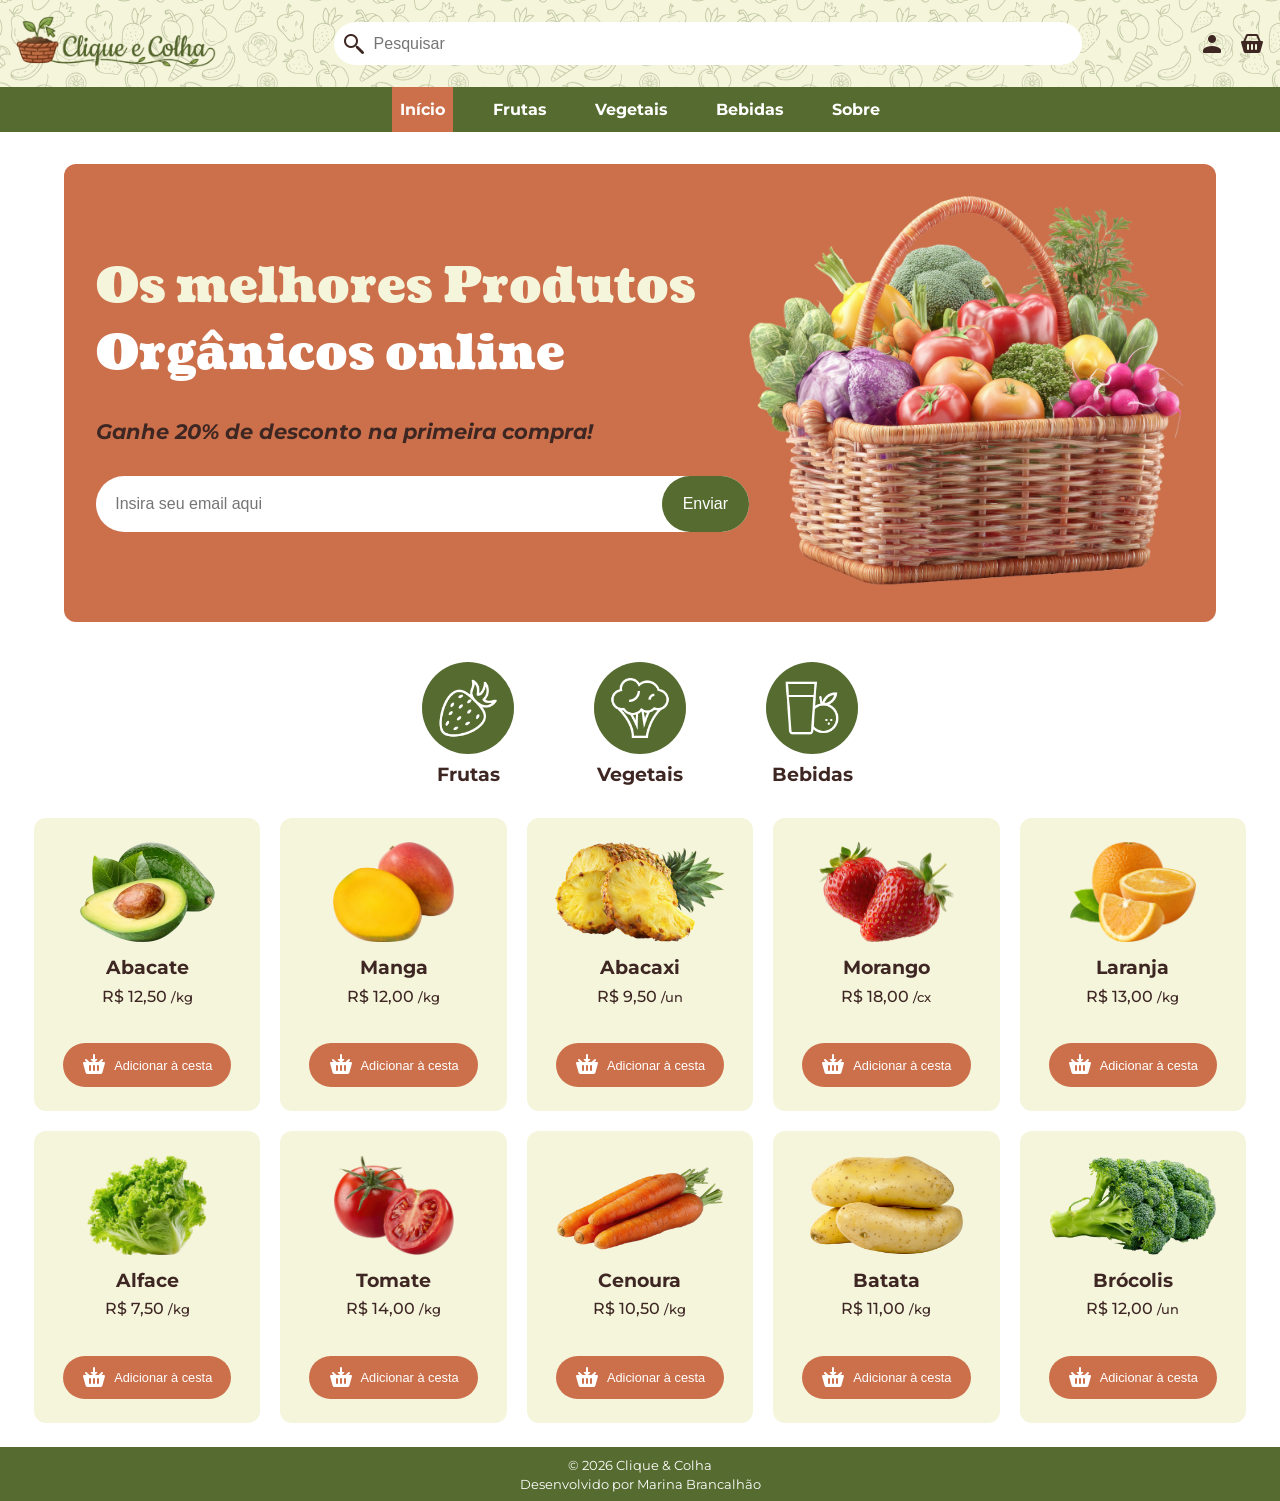
<file: index.html>
<!doctype html>
<html lang="pt-br">
  <head>
    <meta charset="UTF-8" />
    <meta name="viewport" content="width=device-width, initial-scale=1.0" />
    <link rel="stylesheet" href="./styles/estilizacao-padrao.css" />
    <link rel="stylesheet" href="./styles/index.css" />
    <link rel="stylesheet" href="./styles/produtos.css" />
    <title>Clique & Colha</title>
  </head>

  <body>
    <header class="header">
      <!-- menu logo e ícones -->
      <nav class="header__nav">
        <section class="header__top">
          <a href="./index.html"
            ><img
              class="header__logo"
              src="./images/logotipo.png"
              alt="Logotipo da marca Clique & Colha"
              width="200"
            />
          </a>
          <div class="header__search">
            <img src="./images/icons8-search-24.png" alt="" aria-hidden="true"
            />
            <label for="search" class="sr-only">Pesquisar produtos</label>
            <input id="search" type="text" placeholder="Pesquisar" />
          </div>

            <ul class="header__icons-list">
              <li class="header__icons-item">
                <a href="./login.html">
                  <img
                    src="./images/icons8-user-24.png"
                    title="Minha conta"
                    alt="Minha conta"
                  />
                </a>
              </li>
              <li class="header__icons-item">
                <a href="./carrinho.html">
                  <img
                    src="./images/icons8-basket-24.png"
                    title="Minha cesta"
                    alt="Cesta"
                  />
                </a>
              </li>
            </ul>

        </section>

        <!-- menu categorias -->
        <section class="header__categories">
          <ul class="header__categories-list">
            <li class="header__categories-item">
              <a href="index.html" aria-current="page">Início</a>
            </li>
            <li class="header__categories-item">
              <a href="frutas.html">Frutas</a>
            </li>
            <li class="header__categories-item">
              <a href="vegetais.html">Vegetais</a>
            </li>
            <li class="header__categories-item">
              <a href="bebidas.html">Bebidas</a>
            </li>
            <li class="header__categories-item">
              <a href="sobre.html">Sobre</a>
            </li>
          </ul>
        </section>
      </nav>
    </header>

    <main>
      <!-- banner inscrição do email -->
      <section class="subscription">
        <div class="subscription__content">
          <h2>Os melhores Produtos</h2>
          <h1>Orgânicos online</h1>
          <p class="subscription__text">
            Ganhe 20% de desconto na primeira compra!
          </p>
          <form class="subscription__email">
            <label for="email" class="sr-only">Digite seu email</label>
            <input
            id="email"
              class="subscription__input"
              type="email"
              placeholder="Insira seu email aqui"
            />
            <button class="btn btn--subscription" type="submit">Enviar</button>
          </form>
        </div>

        <img
          class="subscription__image"
          src="./images/photo-banner.png"
          alt="Cesta de palha com frutas e legumes"
        />
      </section>

      <!-- menu visual categorias -->
      <section class="categories">
      <a href="./frutas.html" class="categories__link">
        <div class="categories__card">
          <img src="./images/icons8-strawberry-100.png" class="categories__img" alt="" aria-hidden="true">
        </div>
        <h2 class="categories__name">Frutas</h2>
      </a>

      <a href="./vegetais.html" class="categories__link">
        <div class="categories__card">
          <img src="./images/icons8-broccoli-100.png" class="categories__img" alt="" aria-hidden="true">
        </div>
        <h2 class="categories__name">Vegetais</h2>
      </a>

      <a href="./bebidas.html" class="categories__link">
        <div class="categories__card">
          <img src="./images/icons8-orange-juice-100.png" class="categories__img" alt="" aria-hidden="true">
        </div>
        <h2 class="categories__name">Bebidas</h2>
      </a>
    </section>

      <!-- cards de produtos-->
      <section class="products">
        <article class="products__card">
          <img
            class="products__image"
            src="./images/abacate.png"
            alt="Abacate"
          />
          <div class="products__info">
            <h3>Abacate</h3>
            <p class="products__price">R$ 12,50 <small>/kg</small></p>
          </div>

          <button class="btn btn--add" type="button" aria-label="Adicionar abacate à cesta">
            <img
              src="./images/icons8-add-to-shopping-basket-24.png"
              alt=""
            />Adicionar à cesta
          </button>
        </article>

        <article class="products__card">
          <img class="products__image" src="./images/manga.png" alt="Manga" />
          <div class="products__info">
            <h3>Manga</h3>
            <p class="products__price">R$ 12,00 <small>/kg</small></p>
          </div>

          <button class="btn btn--add" type="button" aria-label="Adicionar manga à cesta">
            <img
              src="./images/icons8-add-to-shopping-basket-24.png"
              alt=""
            />Adicionar à cesta
          </button>
        </article>

        <article class="products__card">
          <img
            class="products__image"
            src="./images/abacaxi.png"
            alt="Abacaxi"
          />
          <div class="products__info">
            <h3>Abacaxi</h3>
            <p class="products__price">R$ 9,50 <small>/un</small></p>
          </div>

          <button class="btn btn--add" type="button" aria-label="Adicionar abacaxi à cesta">
            <img
              src="./images/icons8-add-to-shopping-basket-24.png"
              alt=""
            />Adicionar à cesta
          </button>
        </article>

        <article class="products__card">
          <img
            class="products__image"
            src="./images/morango.png"
            alt="Morango"
          />
          <div class="products__info">
            <h3>Morango</h3>
            <p class="products__price">R$ 18,00 <small>/cx</small></p>
          </div>

          <button class="btn btn--add" type="button" aria-label="Adicionar morango à cesta">
            <img
              src="./images/icons8-add-to-shopping-basket-24.png"
              alt=""
            />Adicionar à cesta
          </button>
        </article>

        <article class="products__card">
          <img
            class="products__image"
            src="./images/laranja.png"
            alt="Laranja"
          />
          <div class="products__info">
            <h3>Laranja</h3>
            <p class="products__price">R$ 13,00 <small>/kg</small></p>
          </div>

          <button class="btn btn--add" type="button" aria-label="Adicionar laranja à cesta">
            <img
              src="./images/icons8-add-to-shopping-basket-24.png"
              alt=""
            />Adicionar à cesta
          </button>
        </article>

        <article class="products__card">
          <img class="products__image" src="./images/alface.png" alt="Alface" />
          <div class="products__info">
            <h3>Alface</h3>
            <p class="products__price">R$ 7,50 <small>/kg</small></p>
          </div>

          <button class="btn btn--add" type="button" aria-label="Adicionar alface à cesta">
            <img
              src="./images/icons8-add-to-shopping-basket-24.png"
              alt=""
            />Adicionar à cesta
          </button>
        </article>

        <article class="products__card">
          <img class="products__image" src="./images/tomate.png" alt="Tomate" />
          <div class="products__info">
            <h3>Tomate</h3>
            <p class="products__price">R$ 14,00 <small>/kg</small></p>
          </div>

          <button class="btn btn--add" type="button" aria-label="Adicionar tomate à cesta">
            <img
              src="./images/icons8-add-to-shopping-basket-24.png"
              alt=""
            />Adicionar à cesta
          </button>
        </article>

        <article class="products__card">
          <img
            class="products__image"
            src="./images/cenoura.png"
            alt="Cenoura"
          />
          <div class="products__info">
            <h3>Cenoura</h3>
            <p class="products__price">R$ 10,50 <small>/kg</small></p>
          </div>

          <button class="btn btn--add" type="button" aria-label="Adicionar cenoura à cesta">
            <img
              src="./images/icons8-add-to-shopping-basket-24.png"
              alt=""
            />Adicionar à cesta
          </button>
        </article>

        <article class="products__card">
          <img class="products__image" src="./images/batata.png" alt="Batata" />
          <div class="products__info">
            <h3>Batata</h3>
            <p class="products__price">R$ 11,00 <small>/kg</small></p>
          </div>

          <button class="btn btn--add" type="button" aria-label="Adicionar batata à cesta">
            <img
              src="./images/icons8-add-to-shopping-basket-24.png"
              alt=""
            />Adicionar à cesta
          </button>
        </article>

        <div class="products__card">
          <img
            class="products__image"
            src="./images/brocolis.png"
            alt="Brócolis"
          />
          <div class="products__info">
            <h3>Brócolis</h3>
            <p class="products__price">R$ 12,00 <small>/un</small></p>
          </div>

          <button class="btn btn--add" type="button" aria-label="Adicionar brócolis à cesta">
            <img
              src="./images/icons8-add-to-shopping-basket-24.png"
              alt=""
            />Adicionar à cesta
          </button>
        </article>
      </section>
    </main>

    <!-- footer -->
    <footer class="footer">
      
      <p><small>&copy; 2026 Clique & Colha</small></p>
      <p><small>Desenvolvido por Marina Brancalhão</small></p>
      
    </footer>
  </body>
</html>
</file>
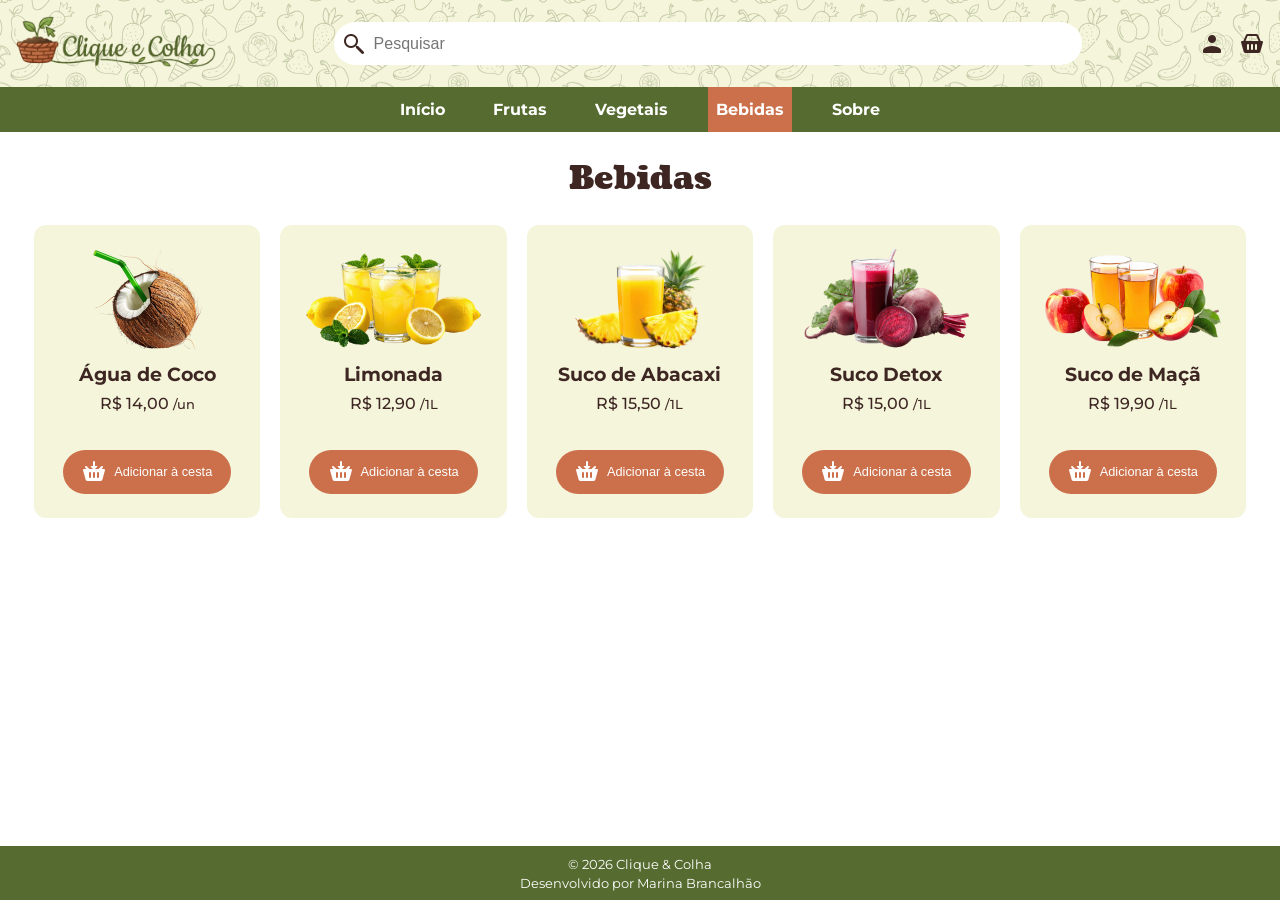
<file: bebidas.html>
<!doctype html>
<html lang="pt-br">
  <head>
    <meta charset="UTF-8" />
    <meta name="viewport" content="width=device-width, initial-scale=1.0" />
    <link rel="stylesheet" href="./styles/estilizacao-padrao.css" />
    <link rel="stylesheet" href="./styles/produtos.css" />
    <title>Bebidas</title>
  </head>

  <body>
    <header class="header">
      <!-- menu logo e ícones -->
      <nav class="header__nav">
        <section class="header__top">
          <a href="./index.html"
            ><img
              class="header__logo"
              src="./images/logotipo.png"
              alt="Logotipo da marca Clique & Colha"
              width="200"
            />
          </a>
          <div class="header__search">
            <img
              src="./images/icons8-search-24.png"
              alt=""
              aria-hidden="true"
            />
            <label for="search" class="sr-only">Pesquisar produtos</label>
            <input id="search" type="text" placeholder="Pesquisar" />
          </div>

          <ul class="header__icons-list">
            <li class="header__icons-item">
              <a href="./login.html">
                <img
                  src="./images/icons8-user-24.png"
                  title="Minha conta"
                  alt="Minha conta"
                />
              </a>
            </li>
            <li class="header__icons-item">
              <a href="./carrinho.html">
                <img
                  src="./images/icons8-basket-24.png"
                  title="Minha cesta"
                  alt="Cesta"
                />
              </a>
            </li>
          </ul>
        </section>

        <!-- menu categorias -->
        <section class="header__categories">
          <ul class="header__categories-list">
            <li class="header__categories-item">
              <a href="index.html">Início</a>
            </li>
            <li class="header__categories-item">
              <a href="frutas.html">Frutas</a>
            </li>
            <li class="header__categories-item">
              <a href="vegetais.html">Vegetais</a>
            </li>
            <li class="header__categories-item">
              <a href="bebidas.html" aria-current="page">Bebidas</a>
            </li>
            <li class="header__categories-item">
              <a href="sobre.html">Sobre</a>
            </li>
          </ul>
        </section>
      </nav>
    </header>

    <main>
      <h1 class="products__title">Bebidas</h1>
      <!-- cards de produtos -->
      <section class="products">
        <div class="products__card">
          <img
            class="products__image"
            src="./images/agua-coco.png"
            alt="Coco com canudinho"
          />
          <div class="products__info">
            <h3>Água de Coco</h3>
            <p class="products__price">R$ 14,00 <small>/un</small></p>
          </div>

          <button
            class="btn btn--add"
            type="button"
            aria-label="Adicionar água de coco à cesta"
          >
            <img
              src="./images/icons8-add-to-shopping-basket-24.png"
              alt=""
            />Adicionar à cesta
          </button>
        </div>

        <div class="products__card">
          <img
            class="products__image"
            src="./images/suco-limao.png"
            alt="Copos de limonada"
          />
          <div class="products__info">
            <h3>Limonada</h3>
            <p class="products__price">R$ 12,90 <small>/1L</small></p>
          </div>

          <button
            class="btn btn--add"
            type="button"
            aria-label="Adicionar limonada à cesta"
          >
            <img
              src="./images/icons8-add-to-shopping-basket-24.png"
              alt=""
            />Adicionar à cesta
          </button>
        </div>

        <div class="products__card">
          <img
            class="products__image"
            src="./images/suco-abacaxi.png"
            alt="Copo de suco de abacaxi"
          />
          <div class="products__info">
            <h3>Suco de Abacaxi</h3>
            <p class="products__price">R$ 15,50 <small>/1L</small></p>
          </div>

          <button
            class="btn btn--add"
            type="button"
            aria-label="Adicionar suco de abacaxi à cesta"
          >
            <img
              src="./images/icons8-add-to-shopping-basket-24.png"
              alt=""
            />Adicionar à cesta
          </button>
        </div>

        <div class="products__card">
          <img
            class="products__image"
            src="./images/suco-detox.png"
            alt="Copo de suco de beterraba"
          />
          <div class="products__info">
            <h3>Suco Detox</h3>
            <p class="products__price">R$ 15,00 <small>/1L</small></p>
          </div>

          <button
            class="btn btn--add"
            type="button"
            aria-label="Adicionar suco de beterraba à cesta"
          >
            <img
              src="./images/icons8-add-to-shopping-basket-24.png"
              alt=""
            />Adicionar à cesta
          </button>
        </div>

        <div class="products__card">
          <img
            class="products__image"
            src="./images/suco-maca.png "
            alt="Copos de suco de maçã"
          />
          <div class="products__info">
            <h3>Suco de Maçã</h3>
            <p class="products__price">R$ 19,90 <small>/1L</small></p>
          </div>

          <button
            class="btn btn--add"
            type="button"
            aria-label="Adicionar suco de maçã à cesta"
          >
            <img
              src="./images/icons8-add-to-shopping-basket-24.png"
              alt=""
            />Adicionar à cesta
          </button>
        </div>
      </section>
    </main>

    <!-- footer -->
    <footer class="footer">
      <p><small>&copy; 2026 Clique & Colha</small></p>
      <p><small>Desenvolvido por Marina Brancalhão</small></p>
    </footer>
  </body>
</html>
</file>
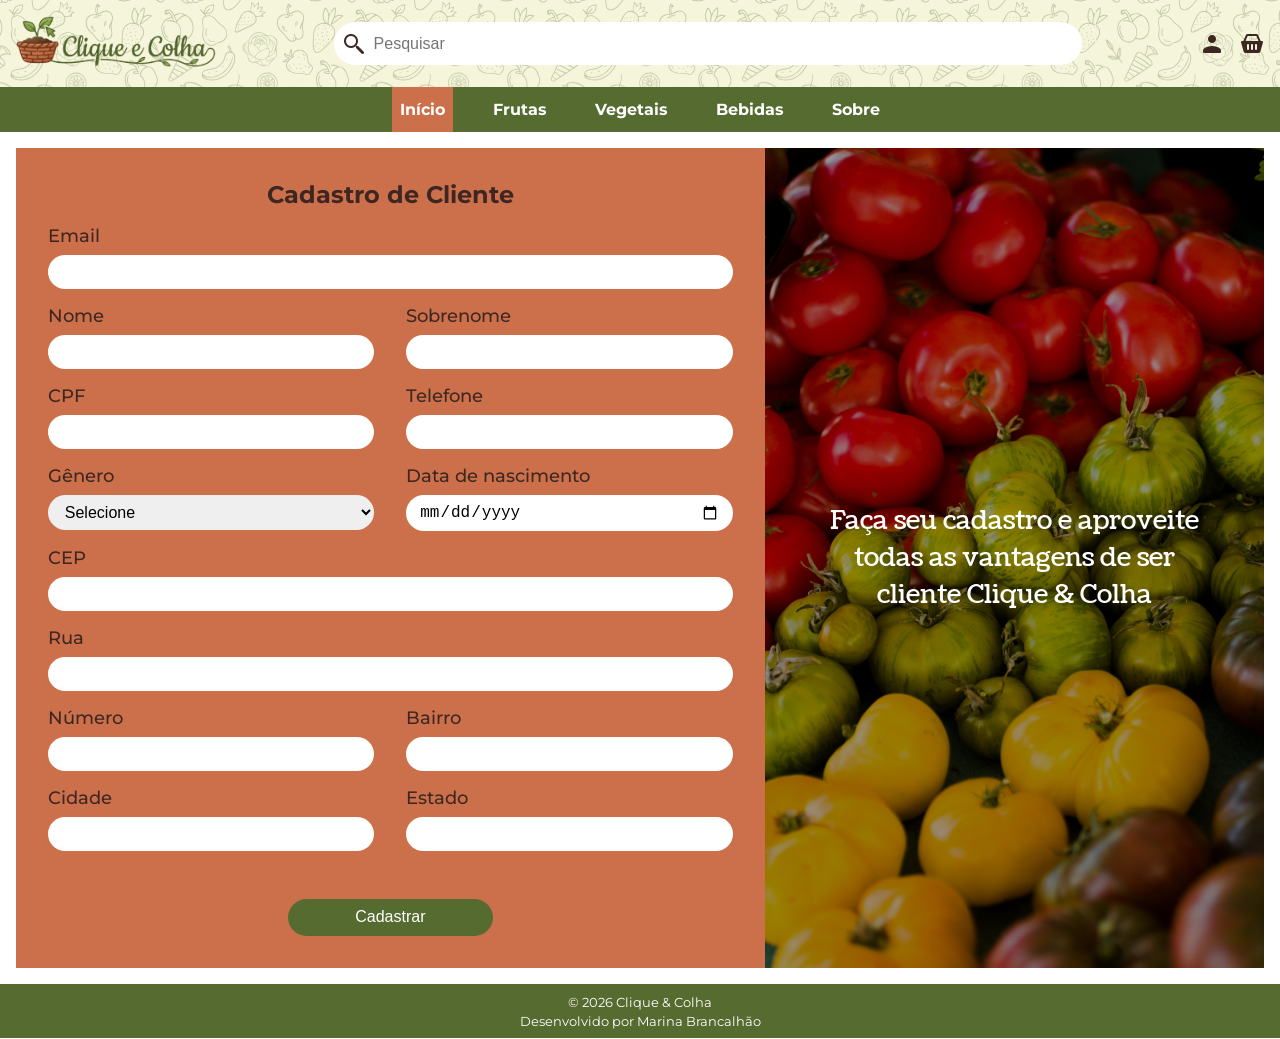
<file: cadastrar.html>
<!doctype html>
<html lang="pt-br">
  <head>
    <meta charset="UTF-8" />
    <meta name="viewport" content="width=device-width, initial-scale=1.0" />
    <link rel="stylesheet" href="./styles/estilizacao-padrao.css" />
    <link rel="stylesheet" href="./styles/cadastrar.css" />
    <title>Cadastro de Cliente</title>
  </head>

  <body>
    <header class="header">
      <!-- menu logo e ícones -->
      <nav class="header__nav">
        <section class="header__top">
          <a href="./index.html"
            ><img
              class="header__logo"
              src="./images/logotipo.png"
              alt="Logotipo da marca Clique & Colha"
              width="200"
            />
          </a>
          <div class="header__search">
            <img
              src="./images/icons8-search-24.png"
              alt=""
              aria-hidden="true"
            />
            <label for="search" class="sr-only">Pesquisar produtos</label>
            <input id="search" type="text" placeholder="Pesquisar" />
          </div>

          <ul class="header__icons-list">
            <li class="header__icons-item">
              <a href="./login.html">
                <img
                  src="./images/icons8-user-24.png"
                  title="Minha conta"
                  alt="Minha conta"
                />
              </a>
            </li>
            <li class="header__icons-item">
              <a href="./carrinho.html">
                <img
                  src="./images/icons8-basket-24.png"
                  title="Minha cesta"
                  alt="Cesta"
                />
              </a>
            </li>
          </ul>
        </section>

        <!-- menu categorias -->
        <section class="header__categories">
          <ul class="header__categories-list">
            <li class="header__categories-item">
              <a href="index.html" aria-current="page">Início</a>
            </li>
            <li class="header__categories-item">
              <a href="frutas.html">Frutas</a>
            </li>
            <li class="header__categories-item">
              <a href="vegetais.html">Vegetais</a>
            </li>
            <li class="header__categories-item">
              <a href="bebidas.html">Bebidas</a>
            </li>
            <li class="header__categories-item">
              <a href="sobre.html">Sobre</a>
            </li>
          </ul>
        </section>
      </nav>
    </header>

    <main>
      <section class="register">
        <h1 class="register__title">Cadastro de Cliente</h1>

        <form class="register__form" action="">
          <div class="register__group">
            <label class="register__label" for="email">Email</label>
            <input
              class="register__input"
              type="email"
              id="email"
              name="email"
            />
          </div>

          <div class="register__line">
            <div class="register__group">
              <label class="register__label" for="nome">Nome</label>
              <input
                class="register__input"
                type="text"
                id="nome"
                name="nome"
              />
            </div>

            <div class="register__group">
              <label class="register__label" for="sobrenome">Sobrenome</label>
              <input
                class="register__input"
                type="text"
                id="sobrenome"
                name="sobrenome"
              />
            </div>
          </div>

          <div class="register__line">
            <div class="register__group">
              <label class="register__label" for="cpf">CPF</label>
              <input class="register__input" id="cpf" type="text" name="cpf" />
            </div>

            <div class="register__group">
              <label class="register__label" for="telefone">Telefone</label>
              <input
                class="register__input"
                type="tel"
                id="telefone"
                name="telefone"
              />
            </div>
          </div>

          <div class="register__line">
            <div class="register__group">
              <label class="register__label" for="genero">Gênero</label>
              <select class="register__input" id="genero" name="genero">
                <option value="" disabled selected>Selecione</option>
                <option value="feminino">Feminino</option>
                <option value="masculino">Masculino</option>
                <option value="outro">Outro</option>
                <option value="nao-informar">Não informar</option>
              </select>
            </div>

            <div class="register__group">
              <label class="register__label" for="data-nascimento"
                >Data de nascimento</label
              >
              <input
                class="register__input"
                type="date"
                id="data-nascimento"
                name="data-nascimento"
              />
            </div>
          </div>

          <div class="register__group">
            <label class="register__label" for="cep">CEP</label>
            <input class="register__input" type="text" id="cep" name="cep" />
          </div>

          <div class="register__group">
            <label class="register__label" for="rua">Rua</label>
            <input class="register__input" type="text" id="rua" name="rua" />
          </div>

          <div class="register__line">
            <div class="register__group">
              <label class="register__label" for="numero">Número</label>
              <input
                class="register__input"
                type="text"
                id="numero"
                name="numero"
              />
            </div>

            <div class="register__group">
              <label class="register__label" for="bairro">Bairro</label>
              <input
                class="register__input"
                type="text"
                id="bairro"
                name="bairro"
              />
            </div>
          </div>

          <div class="register__line">
            <div class="register__group">
              <label class="register__label" for="cidade">Cidade</label>
              <input
                class="register__input"
                type="text"
                id="cidade"
                name="cidade"
              />
            </div>

            <div class="register__group">
              <label class="register__label" for="estado">Estado</label>
              <input
                class="register__input"
                type="text"
                id="estado"
                name="estado"
              />
            </div>
          </div>

          <button class="btn btn--submit" type="submit">Cadastrar</button>
        </form>
      </section>

      <section class="banner">
        Faça seu cadastro e aproveite todas as vantagens de ser cliente Clique &
        Colha
      </section>
    </main>

    <footer class="footer">
      <p><small>&copy; 2026 Clique & Colha</small></p>
      <p><small>Desenvolvido por Marina Brancalhão</small></p>
    </footer>
    <script src="./scripts/cadastrar.js"></script>
  </body>
</html>
</file>
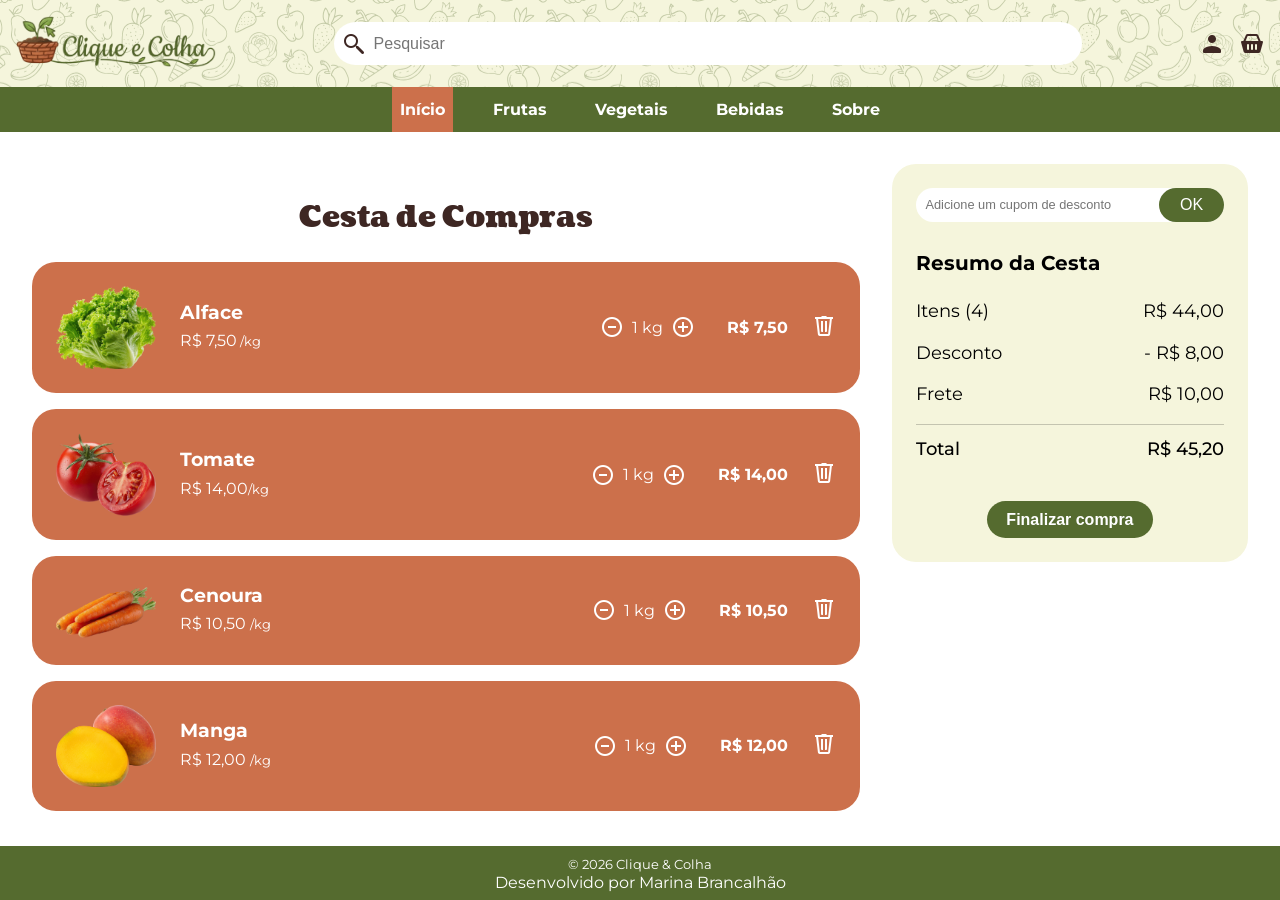
<file: carrinho.html>
<!doctype html>
<html lang="pt-br">
  <head>
    <meta charset="UTF-8" />
    <meta name="viewport" content="width=device-width, initial-scale=1.0" />
    <link rel="stylesheet" href="./styles/estilizacao-padrao.css" />
    <link rel="stylesheet" href="./styles/carrinho.css" />
    <title>Cesta de Compras</title>
  </head>

  <body>
    <header class="header">
      <!-- menu logo e ícones -->
      <nav class="header__nav">
        <section class="header__top">
          <a href="./index.html"
            ><img
              class="header__logo"
              src="./images/logotipo.png"
              alt="Logotipo da marca Clique & Colha"
              width="200"
            />
          </a>
          <div class="header__search">
            <img src="./images/icons8-search-24.png" alt="" aria-hidden="true"
            />
            <label for="search" class="sr-only">Pesquisar produtos</label>
            <input id="search" type="text" placeholder="Pesquisar" />
          </div>

          <ul class="header__icons-list">
            <li class="header__icons-item">
              <a href="./login.html">
                <img
                  src="./images/icons8-user-24.png"
                  title="Minha conta"
                  alt="Minha conta"
                />
              </a>
            </li>
            <li class="header__icons-item">
              <a href="./carrinho.html" aria-current="page">
                <img
                  src="./images/icons8-basket-24.png"
                  title="Minha cesta"
                  alt="Cesta"
                />
              </a>
            </li>
          </ul>
        </section>

        <!-- menu categorias -->
        <section class="header__categories">
          <ul class="header__categories-list">
            <li class="header__categories-item">
              <a href="index.html" aria-current="page">Início</a>
            </li>
            <li class="header__categories-item">
              <a href="frutas.html">Frutas</a>
            </li>
            <li class="header__categories-item">
              <a href="vegetais.html">Vegetais</a>
            </li>
            <li class="header__categories-item">
              <a href="bebidas.html">Bebidas</a>
            </li>
            <li class="header__categories-item">
              <a href="sobre.html">Sobre</a>
            </li>
          </ul>
        </section>
      </nav>
    </header>

    <main class="basket">
      <!-- Itens da cesta -->
      <section class="basket__items">
        <h1 class="basket__title">Cesta de Compras</h1>
        <article class="basket-item">
          <img
            src="./images/alface.png"
            class="basket-item__image"
            alt="Alface"
          />

          <div class="basket-item__details">
            <h3>Alface</h3>
            <span class="basket-item__unit-price"
              >R$ 7,50<small> /kg</small></span
            >
          </div>

          <div class="basket-item__controls">
            <button class="basket-item__minus" aria-label="Diminuir quantidade">
              <img
                src="./images/icons8-minus-24.png"
                alt=""
                aria-hidden="true"
              />
            </button>
            <span class="basket-item__quantity">1 kg</span>
            <button class="basket-item__plus" aria-label="Aumentar quantidade">
              <img
                src="./images/icons8-plus-24.png"
                alt=""
                aria-hidden="true"
              />
            </button>
          </div>

          <span class="basket-item__total-price">R$ 7,50</span>

          <button class="basket-item__remove" aria-label="Remover item">
            <img src="./images/icons8-trash-24.png" alt="" aria-hidden="true" />
          </button>
        </article>

        <article class="basket-item">
          <img
            src="./images/tomate.png"
            class="basket-item__image"
            alt="Tomate"
          />

          <div class="basket-item__details">
            <h3>Tomate</h3>
            <span class="basket-item__unit-price"
              >R$ 14,00<small>/kg</small></span
            >
          </div>

          <div class="basket-item__controls">
            <button class="basket-item__minus" aria-label="Diminuir quantidade">
              <img
                src="./images/icons8-minus-24.png"
                alt=""
                aria-hidden="true"
              />
            </button>
            <span class="basket-item__quantity">1 kg</span>
            <button class="basket-item__plus" aria-label="Aumentar quantidade">
              <img
                src="./images/icons8-plus-24.png"
                alt=""
                aria-hidden="true"
              />
            </button>
          </div>

          <span class="basket-item__total-price">R$ 14,00</span>

          <button class="basket-item__remove" aria-label="Remover item">
            <img src="./images/icons8-trash-24.png" alt="" aria-hidden="true" />
          </button>
        </article>

        <article class="basket-item">
          <img
            src="./images/cenoura.png"
            class="basket-item__image"
            alt="Cenoura"
          />

          <div class="basket-item__details">
            <h3>Cenoura</h3>

            <span class="basket-item__unit-price"
              >R$ 10,50 <small>/kg</small></span
            >
          </div>

          <div class="basket-item__controls">
            <button class="basket-item__minus" aria-label="Diminuir quantidade">
              <img
                src="./images/icons8-minus-24.png"
                alt=""
                aria-hidden="true"
              />
            </button>
            <span class="basket-item__quantity">1 kg</span>
            <button class="basket-item__plus" aria-label="Aumentar quantidade">
              <img
                src="./images/icons8-plus-24.png"
                alt=""
                aria-hidden="true"
              />
            </button>
          </div>

          <span class="basket-item__total-price">R$ 10,50</span>

          <button class="basket-item__remove" aria-label="Remover item">
            <img src="./images/icons8-trash-24.png" alt="" aria-hidden="true" />
          </button>
        </article>

        <article class="basket-item">
          <img
            src="./images/manga.png"
            class="basket-item__image"
            alt="Manga"
          />

          <div class="basket-item__details">
            <h3>Manga</h3>
            <span class="basket-item__unit-price"
              >R$ 12,00 <small>/kg</small></span
            >
          </div>

          <div class="basket-item__controls">
            <button class="basket-item__minus" aria-label="Diminuir quantidade">
              <img
                src="./images/icons8-minus-24.png"
                alt=""
                aria-hidden="true"
              />
            </button>
            <span class="basket-item__quantity">1 kg</span>
            <button class="basket-item__plus" aria-label="Aumentar quantidade">
              <img
                src="./images/icons8-plus-24.png"
                alt=""
                aria-hidden="true"
              />
            </button>
          </div>

          <span class="basket-item__total-price">R$ 12,00</span>

          <button class="basket-item__remove" aria-label="Remover item">
            <img src="./images/icons8-trash-24.png" alt="" aria-hidden="true" />
          </button>
        </article>
      </section>

      <!-- resumo da compra -->
      <section class="basket__summary">
        <form class="basket__coupon">
          <!-- cupom de desconto -->
          <label for="coupon" class="sr-only"></label>
          <input
            class="basket__input"
            id="coupon"
            type="text"
            placeholder="Adicione um cupom de desconto"
          />

          <button class="btn btn--subscription" type="submit">OK</button>
        </form>
        <h2 class="basket__summary-title">Resumo da Cesta</h2>

        <div class="basket__summary-line">
          <span> Itens (<span id="basket__count">4</span>) </span>
          <span class="basket__value" id="basket__total-products"
            >R$ 44,00</span
          >
        </div>

        <div class="basket__summary-line">
          <span>Desconto</span>
          <span class="basket__value">- R$ 8,00</span>
        </div>

        <div class="basket__summary-line">
          <span>Frete</span>
          <span class="basket__value">R$ 10,00</span>
        </div>

        <div class="basket__summary-total">
          <span>Total</span>
          <span class="basket__total-value">R$ 45,20</span>
        </div>

        <button class="btn btn--basket">Finalizar compra</button>
      </section>
    </main>

    <footer class="footer">
      <p><small>&copy; 2026 Clique & Colha</small></p>
      <p><small></small>Desenvolvido por Marina Brancalhão</small></p>
    </footer>
    <script src="./scripts/carrinho.js"></script>
  </body>
</html>
</file>
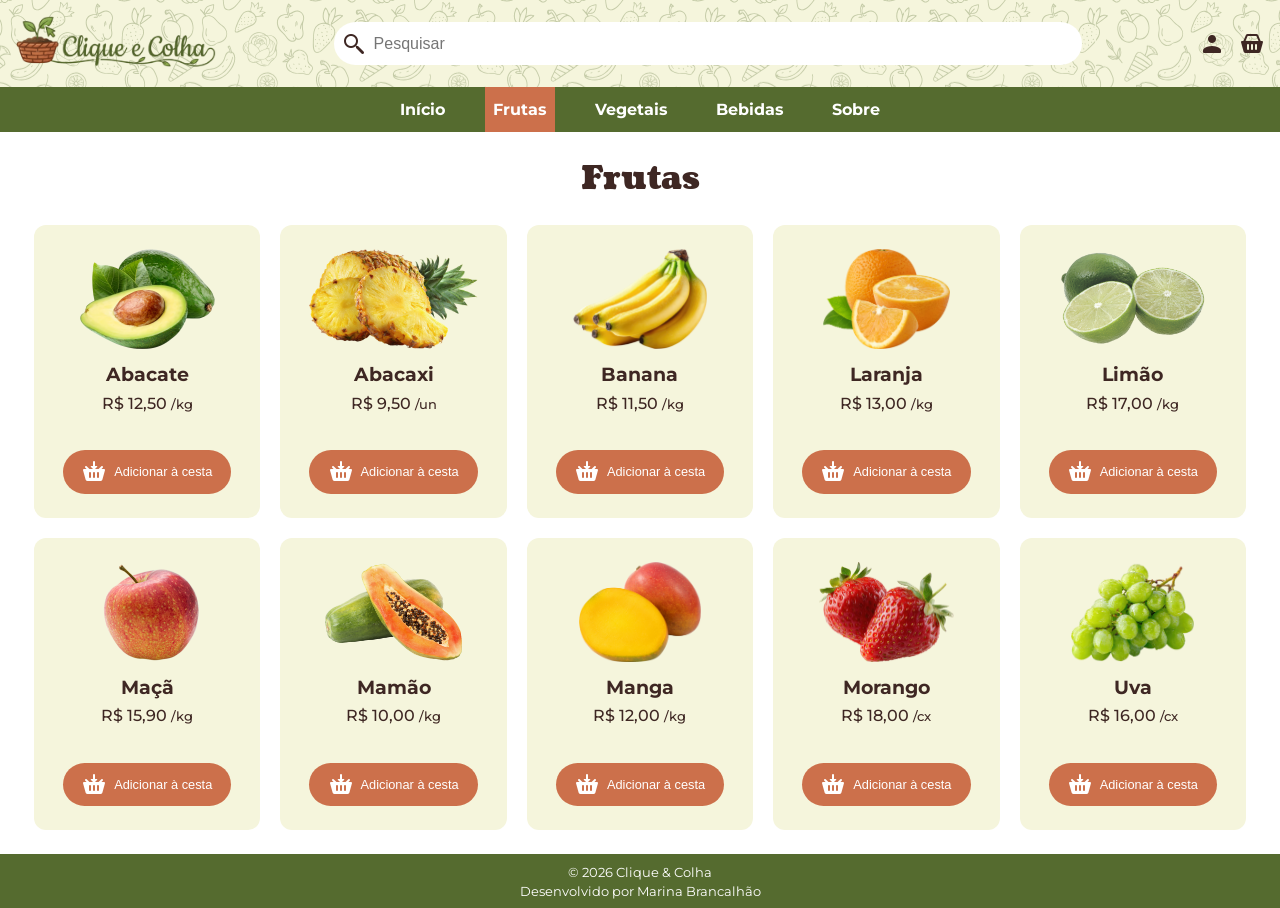
<file: frutas.html>
<!doctype html>
<html lang="pt-br">
  <head>
    <meta charset="UTF-8" />
    <meta name="viewport" content="width=device-width, initial-scale=1.0" />
    <link rel="stylesheet" href="./styles/estilizacao-padrao.css" />
    <link rel="stylesheet" href="./styles/produtos.css" />
    <title>Frutas</title>
  </head>

  <body>
    <header class="header">
      <!-- menu logo e ícones -->
      <nav class="header__nav">
        <section class="header__top">
          <a href="./index.html"
            ><img
              class="header__logo"
              src="./images/logotipo.png"
              alt="Logotipo da marca Clique & Colha"
              width="200"
            />
          </a>
          <div class="header__search">
            <img
              src="./images/icons8-search-24.png"
              alt=""
              aria-hidden="true"
            />
            <label for="search" class="sr-only">Pesquisar produtos</label>
            <input id="search" type="text" placeholder="Pesquisar" />
          </div>

          <ul class="header__icons-list">
            <li class="header__icons-item">
              <a href="./login.html">
                <img
                  src="./images/icons8-user-24.png"
                  title="Minha conta"
                  alt="Minha conta"
                />
              </a>
            </li>
            <li class="header__icons-item">
              <a href="./carrinho.html">
                <img
                  src="./images/icons8-basket-24.png"
                  title="Minha cesta"
                  alt="Cesta"
                />
              </a>
            </li>
          </ul>
        </section>

        <!-- menu categorias -->
        <section class="header__categories">
          <ul class="header__categories-list">
            <li class="header__categories-item">
              <a href="index.html">Início</a>
            </li>
            <li class="header__categories-item">
              <a href="frutas.html" aria-current="page">Frutas</a>
            </li>
            <li class="header__categories-item">
              <a href="vegetais.html">Vegetais</a>
            </li>
            <li class="header__categories-item">
              <a href="bebidas.html">Bebidas</a>
            </li>
            <li class="header__categories-item">
              <a href="sobre.html">Sobre</a>
            </li>
          </ul>
        </section>
      </nav>
    </header>

    <main>
      <h1 class="products__title">Frutas</h1>
      <!-- cards de produtos -->
      <section class="products">
        <article class="products__card">
          <img
            class="products__image"
            src="./images/abacate.png"
            alt="Abacate"
          />
          <div class="products__info">
            <h3>Abacate</h3>
            <p class="products__price">R$ 12,50 <small>/kg</small></p>
          </div>

          <button
            class="btn btn--add"
            type="button"
            aria-label="Adicionar abacate à cesta"
          >
            <img
              src="./images/icons8-add-to-shopping-basket-24.png"
              alt=""
            />Adicionar à cesta
          </button>
        </article>

        <article class="products__card">
          <img
            class="products__image"
            src="./images/abacaxi.png"
            alt="Abacaxi"
          />
          <div class="products__info">
            <h3>Abacaxi</h3>
            <p class="products__price">R$ 9,50 <small>/un</small></p>
          </div>

          <button
            class="btn btn--add"
            type="button"
            aria-label="Adicionar abacaxi à cesta"
          >
            <img
              src="./images/icons8-add-to-shopping-basket-24.png"
              alt=""
            />Adicionar à cesta
          </button>
        </article>

        <article class="products__card">
          <img class="products__image" src="./images/banana.png" alt="Banana" />
          <div class="products__info">
            <h3>Banana</h3>
            <p class="products__price">R$ 11,50 <small>/kg</small></p>
          </div>

          <button
            class="btn btn--add"
            type="button"
            aria-label="Adicionar banana à cesta"
          >
            <img
              src="./images/icons8-add-to-shopping-basket-24.png"
              alt=""
            />Adicionar à cesta
          </button>
        </article>

        <article class="products__card">
          <img
            class="products__image"
            src="./images/laranja.png"
            alt="Laranja"
          />
          <div class="products__info">
            <h3>Laranja</h3>
            <p class="products__price">R$ 13,00 <small>/kg</small></p>
          </div>

          <button
            class="btn btn--add"
            type="button"
            aria-label="Adicionar laranja à cesta"
          >
            <img
              src="./images/icons8-add-to-shopping-basket-24.png"
              alt=""
            />Adicionar à cesta
          </button>
        </article>

        <article class="products__card">
          <img class="products__image" src="./images/limao.png" alt="Limão" />
          <div class="products__info">
            <h3>Limão</h3>
            <p class="products__price">R$ 17,00 <small>/kg</small></p>
          </div>

          <button
            class="btn btn--add"
            type="button"
            aria-label="Adicionar limão à cesta"
          >
            <img
              src="./images/icons8-add-to-shopping-basket-24.png"
              alt=""
            />Adicionar à cesta
          </button>
        </article>

        <article class="products__card">
          <img class="products__image" src="./images/maca.png" alt="Maçã" />
          <div class="products__info">
            <h3>Maçã</h3>
            <p class="products__price">R$ 15,90 <small>/kg</small></p>
          </div>

          <button
            class="btn btn--add"
            type="button"
            aria-label="Adicionar maçã à cesta"
          >
            <img
              src="./images/icons8-add-to-shopping-basket-24.png"
              alt=""
            />Adicionar à cesta
          </button>
        </article>

        <article class="products__card">
          <img class="products__image" src="./images/mamao.png" alt="Mamão" />
          <div class="products__info">
            <h3>Mamão</h3>
            <p class="products__price">R$ 10,00 <small>/kg</small></p>
          </div>

          <button
            class="btn btn--add"
            type="button"
            aria-label="Adicionar mamão à cesta"
          >
            <img
              src="./images/icons8-add-to-shopping-basket-24.png"
              alt=""
            />Adicionar à cesta
          </button>
        </article>

        <article class="products__card">
          <img class="products__image" src="./images/manga.png" alt="Manga" />
          <div class="products__info">
            <h3>Manga</h3>
            <p class="products__price">R$ 12,00 <small>/kg</small></p>
          </div>

          <button
            class="btn btn--add"
            type="button"
            aria-label="Adicionar manga à cesta"
          >
            <img
              src="./images/icons8-add-to-shopping-basket-24.png"
              alt=""
            />Adicionar à cesta
          </button>
        </article>

        <article class="products__card">
          <img
            class="products__image"
            src="./images/morango.png"
            alt="Morango"
          />
          <div class="products__info">
            <h3>Morango</h3>
            <p class="products__price">R$ 18,00 <small>/cx</small></p>
          </div>

          <button
            class="btn btn--add"
            type="button"
            aria-label="Adicionar morango à cesta"
          >
            <img
              src="./images/icons8-add-to-shopping-basket-24.png"
              alt=""
            />Adicionar à cesta
          </button>
        </article>

        <article class="products__card">
          <img class="products__image" src="./images/uva.png" alt="Uva" />
          <div class="products__info">
            <h3>Uva</h3>
            <p class="products__price">R$ 16,00 <small>/cx</small></p>
          </div>

          <button
            class="btn btn--add"
            type="button"
            aria-label="Adicionar uva à cesta"
          >
            <img
              src="./images/icons8-add-to-shopping-basket-24.png"
              alt=""
            />Adicionar à cesta
          </button>
        </article>
      </section>
    </main>

    <!-- footer -->
    <footer class="footer">
      <p><small>&copy; 2026 Clique & Colha</small></p>
      <p><small>Desenvolvido por Marina Brancalhão</small></p>
    </footer>
  </body>
</html>
</file>
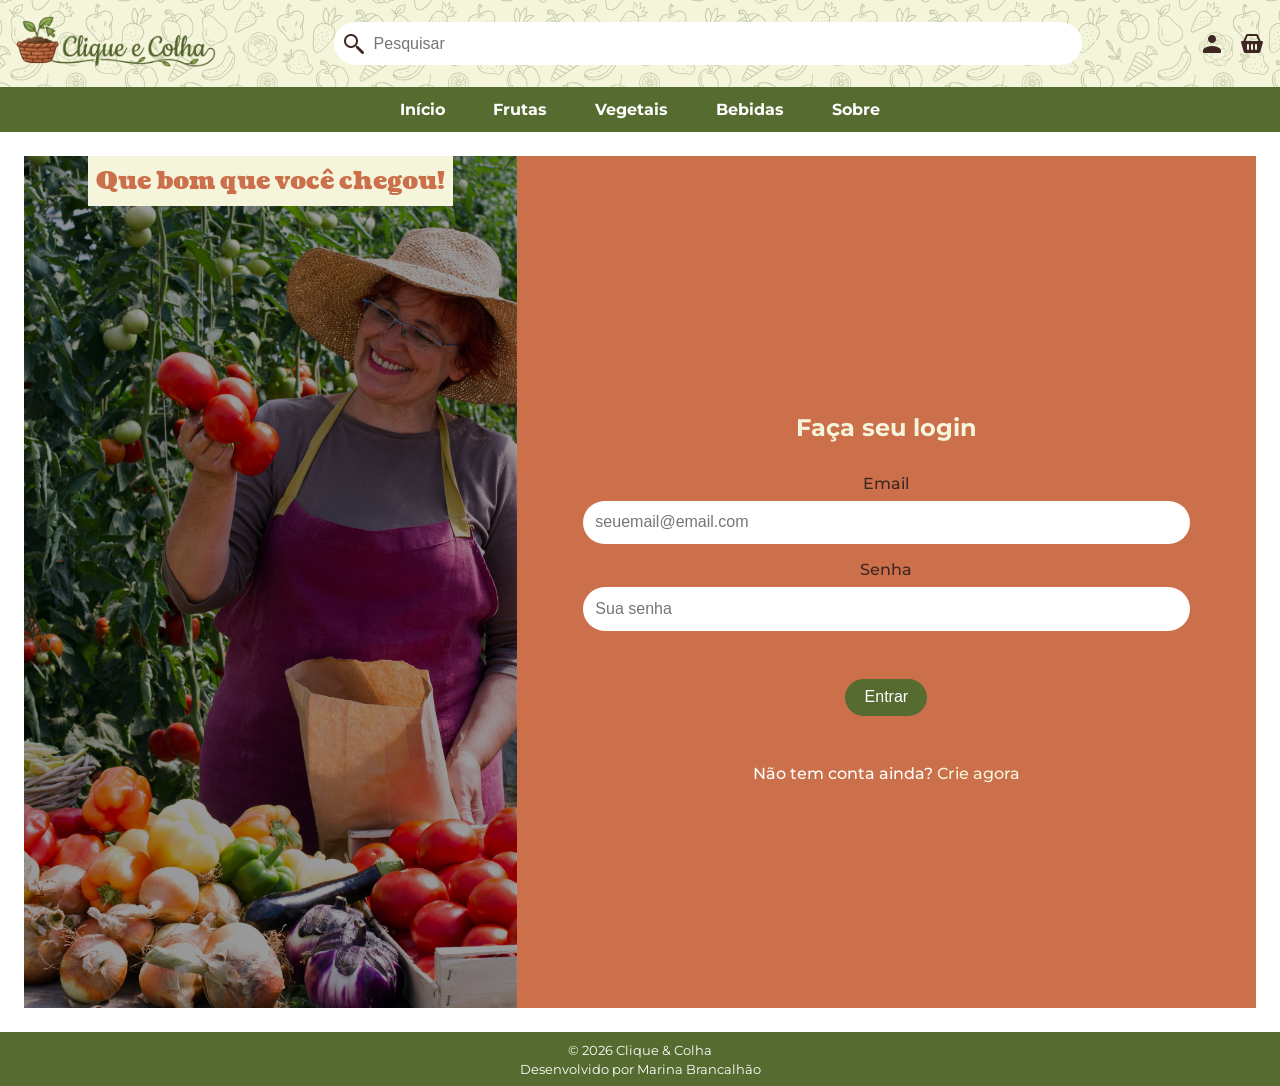
<file: login.html>
<!doctype html>
<html lang="pt-br">
  <head>
    <meta charset="UTF-8" />
    <meta name="viewport" content="width=device-width, initial-scale=1.0" />
    <link rel="stylesheet" href="./styles/estilizacao-padrao.css" />
    <link rel="stylesheet" href="./styles/login.css" />
    <title>Entrar</title>
  </head>

  <body>
    <header class="header">
      <!-- menu logo e ícones -->
      <nav class="header__nav">
        <section class="header__top">
          <a href="./index.html"
            ><img
              class="header__logo"
              src="./images/logotipo.png"
              alt="Logotipo da marca Clique & Colha"
              width="200"
            />
          </a>
          <div class="header__search">
            <img
              src="./images/icons8-search-24.png"
              alt=""
              aria-hidden="true"
            />
            <label for="search" class="sr-only">Pesquisar produtos</label>
            <input id="search" type="text" placeholder="Pesquisar" />
          </div>

          <ul class="header__icons-list">
            <li class="header__icons-item">
              <a href="./login.html" aria-current="page">
                <img
                  src="./images/icons8-user-24.png"
                  title="Minha conta"
                  alt="Minha conta"
                />
              </a>
            </li>
            <li class="header__icons-item">
              <a href="./carrinho.html">
                <img
                  src="./images/icons8-basket-24.png"
                  title="Minha cesta"
                  alt="Cesta"
                />
              </a>
            </li>
          </ul>
        </section>

        <!-- menu categorias -->
        <section class="header__categories">
          <ul class="header__categories-list">
            <li class="header__categories-item">
              <a href="index.html">Início</a>
            </li>
            <li class="header__categories-item">
              <a href="frutas.html">Frutas</a>
            </li>
            <li class="header__categories-item">
              <a href="vegetais.html">Vegetais</a>
            </li>
            <li class="header__categories-item">
              <a href="bebidas.html">Bebidas</a>
            </li>
            <li class="header__categories-item">
              <a href="sobre.html">Sobre</a>
            </li>
          </ul>
        </section>
      </nav>
    </header>

    <main>
      <section class="banner">
        <h2 class="banner__title">Que bom que você chegou!</h2>
      </section>

      <section class="login">
        <h1 class="login__title">Faça seu login</h1>
        <form class="login__details" action="">
          <label for="login__email">Email</label>
          <input
            class="login__input"
            id="login__email"
            type="email"
            name="email"
            placeholder="seuemail@email.com"
            required
          />
          <label for="login__senha">Senha</label>
          <input
            class="login__input"
            id="login__senha"
            type="password"
            name="senha"
            placeholder="Sua senha"
            required
          />
          <button class="btn btn--submit" type="submit">Entrar</button>
        </form>

        <p class="login__new">
          Não tem conta ainda? <a href="./cadastrar.html">Crie agora</a>
        </p>
      </section>
    </main>

    <!-- footer -->
    <footer class="footer">
      <p><small>&copy; 2026 Clique & Colha</small></p>
      <p><small>Desenvolvido por Marina Brancalhão</small></p>
    </footer>
  </body>
</html>
</file>
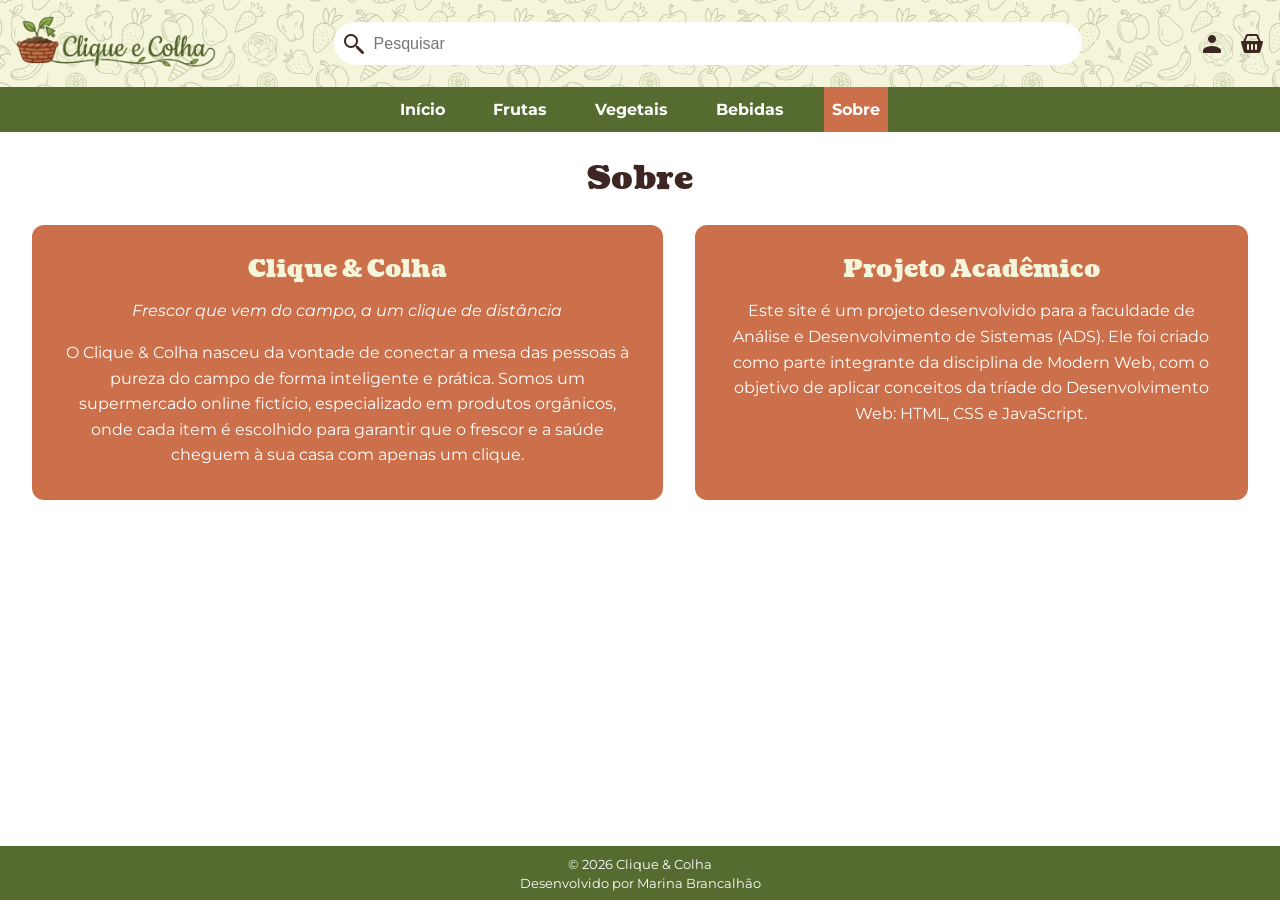
<file: sobre.html>
<!doctype html>
<html lang="pt-br">
  <head>
    <meta charset="UTF-8" />
    <meta name="viewport" content="width=device-width, initial-scale=1.0" />
    <link rel="stylesheet" href="./styles/estilizacao-padrao.css" />
    <link rel="stylesheet" href="./styles/sobre.css" />
    <title>Sobre</title>
  </head>

  <body>
    <header class="header">
      <!-- menu logo e ícones -->
      <nav class="header__nav">
        <section class="header__top">
          <a href="./index.html"
            ><img
              class="header__logo"
              src="./images/logotipo.png"
              alt="Logotipo da marca Clique & Colha"
              width="200"
            />
          </a>
          <div class="header__search">
            <img
              src="./images/icons8-search-24.png"
              alt=""
              aria-hidden="true"
            />
            <label for="search" class="sr-only">Pesquisar produtos</label>
            <input id="search" type="text" placeholder="Pesquisar" />
          </div>

          <ul class="header__icons-list">
            <li class="header__icons-item">
              <a href="./login.html">
                <img
                  src="./images/icons8-user-24.png"
                  title="Minha conta"
                  alt="Minha conta"
                />
              </a>
            </li>
            <li class="header__icons-item">
              <a href="./carrinho.html">
                <img
                  src="./images/icons8-basket-24.png"
                  title="Minha cesta"
                  alt="Cesta"
                />
              </a>
            </li>
          </ul>
        </section>

        <!-- menu categorias -->
        <section class="header__categories">
          <ul class="header__categories-list">
            <li class="header__categories-item">
              <a href="index.html">Início</a>
            </li>
            <li class="header__categories-item">
              <a href="frutas.html">Frutas</a>
            </li>
            <li class="header__categories-item">
              <a href="vegetais.html">Vegetais</a>
            </li>
            <li class="header__categories-item">
              <a href="bebidas.html">Bebidas</a>
            </li>
            <li class="header__categories-item">
              <a href="sobre.html" aria-current="page">Sobre</a>
            </li>
          </ul>
        </section>
      </nav>
    </header>

    <main>
      <h1 class="about__main-title">Sobre</h1>
      <section class="about__container">
        <article class="about">
          <h2 class="about__title">Clique & Colha</h2>
          <p class="about__slogan">
            <em>Frescor que vem do campo, a um clique de distância</em>
          </p>
          <p class="about__text">
            O Clique & Colha nasceu da vontade de conectar a mesa das pessoas à
            pureza do campo de forma inteligente e prática. Somos um
            supermercado online fictício, especializado em produtos orgânicos,
            onde cada item é escolhido para garantir que o frescor e a saúde
            cheguem à sua casa com apenas um clique.
          </p>
        </article>

        <article class="about">
          <h2 class="about__title">Projeto Acadêmico</h2>
          <p class="about__text">
            Este site é um projeto desenvolvido para a faculdade de Análise e
            Desenvolvimento de Sistemas (ADS). Ele foi criado como parte
            integrante da disciplina de Modern Web, com o objetivo de aplicar
            conceitos da tríade do Desenvolvimento Web: HTML, CSS e JavaScript.
          </p>
        </article>
      </section>
    </main>

    <footer class="footer">
      <p><small>&copy; 2026 Clique & Colha</small></p>
      <p><small>Desenvolvido por Marina Brancalhão</small></p>
    </footer>
  </body>
</html>
</file>
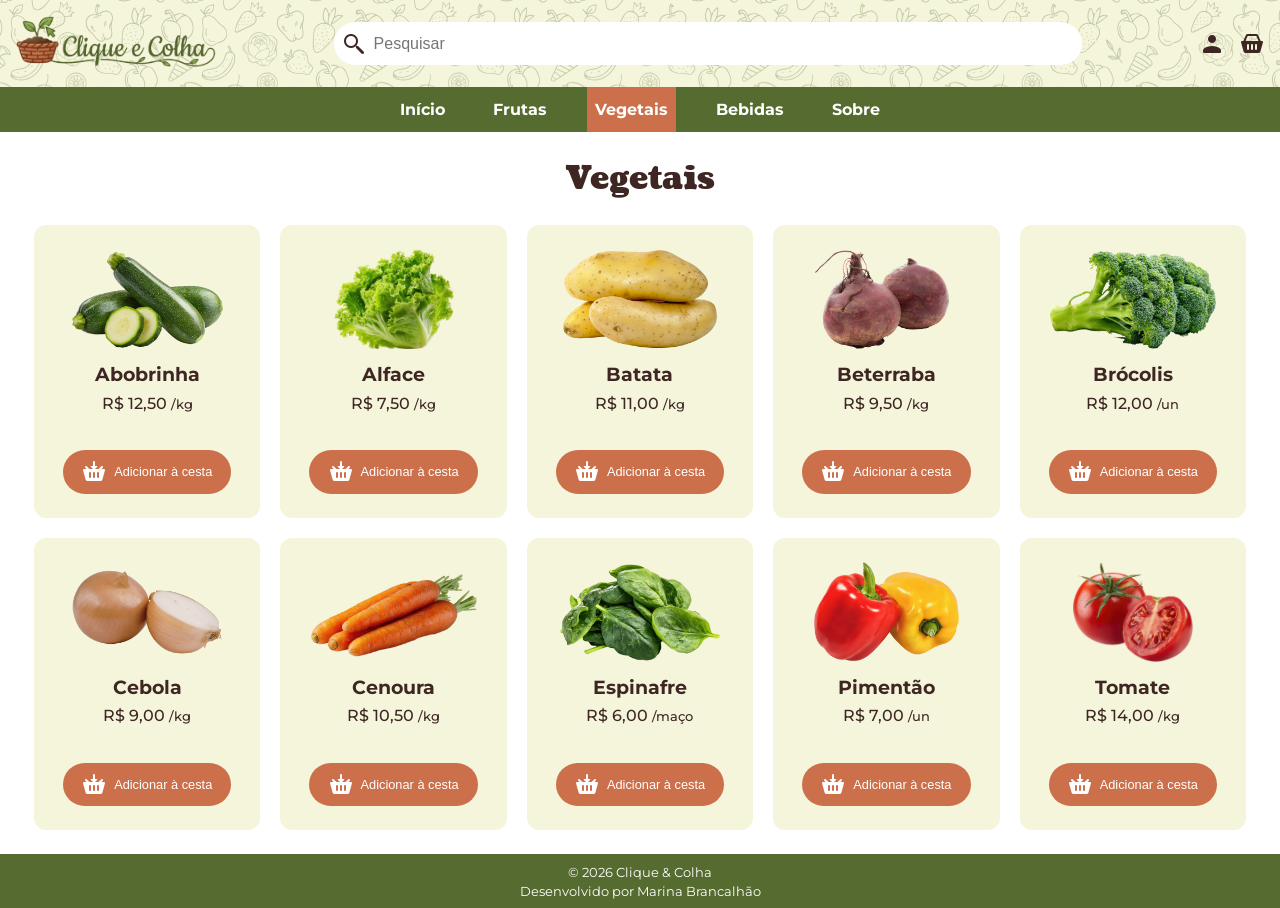
<file: vegetais.html>
<!doctype html>
<html lang="pt-br">
  <head>
    <meta charset="UTF-8" />
    <meta name="viewport" content="width=device-width, initial-scale=1.0" />
    <link rel="stylesheet" href="./styles/estilizacao-padrao.css" />
    <link rel="stylesheet" href="./styles/produtos.css" />
    <title>Vegetais</title>
  </head>

  <body>
    <header class="header">
      <!-- menu logo e ícones -->
      <nav class="header__nav">
        <section class="header__top">
          <a href="./index.html"
            ><img
              class="header__logo"
              src="./images/logotipo.png"
              alt="Logotipo da marca Clique & Colha"
              width="200"
            />
          </a>
          <div class="header__search">
            <img
              src="./images/icons8-search-24.png"
              alt=""
              aria-hidden="true"
            />
            <label for="search" class="sr-only">Pesquisar produtos</label>
            <input id="search" type="text" placeholder="Pesquisar" />
          </div>

          <ul class="header__icons-list">
            <li class="header__icons-item">
              <a href="./login.html">
                <img
                  src="./images/icons8-user-24.png"
                  title="Minha conta"
                  alt="Minha conta"
                />
              </a>
            </li>
            <li class="header__icons-item">
              <a href="./carrinho.html">
                <img
                  src="./images/icons8-basket-24.png"
                  title="Minha cesta"
                  alt="Cesta"
                />
              </a>
            </li>
          </ul>
        </section>

        <!-- menu categorias -->
        <section class="header__categories">
          <ul class="header__categories-list">
            <li class="header__categories-item">
              <a href="index.html">Início</a>
            </li>
            <li class="header__categories-item">
              <a href="frutas.html">Frutas</a>
            </li>
            <li class="header__categories-item">
              <a href="vegetais.html" aria-current="page">Vegetais</a>
            </li>
            <li class="header__categories-item">
              <a href="bebidas.html">Bebidas</a>
            </li>
            <li class="header__categories-item">
              <a href="sobre.html">Sobre</a>
            </li>
          </ul>
        </section>
      </nav>
    </header>

    <main>
      <h1 class="products__title">Vegetais</h1>
      <!-- cards de produtos -->
      <section class="products">
        <div class="products__card">
          <img
            class="products__image"
            src="./images/abobrinha.png"
            alt="Abobrinha"
          />
          <div class="products__info">
            <h3>Abobrinha</h3>
            <p class="products__price">R$ 12,50 <small>/kg</small></p>
          </div>

          <button
            class="btn btn--add"
            type="button"
            aria-label="Adicionar abobrinha à cesta"
          >
            <img
              src="./images/icons8-add-to-shopping-basket-24.png"
              alt=""
            />Adicionar à cesta
          </button>
        </div>

        <div class="products__card">
          <img class="products__image" src="./images/alface.png" alt="Alface" />
          <div class="products__info">
            <h3>Alface</h3>
            <p class="products__price">R$ 7,50 <small>/kg</small></p>
          </div>

          <button
            class="btn btn--add"
            type="button"
            aria-label="Adicionar alface à cesta"
          >
            <img
              src="./images/icons8-add-to-shopping-basket-24.png"
              alt=""
            />Adicionar à cesta
          </button>
        </div>

        <div class="products__card">
          <img class="products__image" src="./images/batata.png" alt="Batata" />
          <div class="products__info">
            <h3>Batata</h3>
            <p class="products__price">R$ 11,00 <small>/kg</small></p>
          </div>

          <button
            class="btn btn--add"
            type="button"
            aria-label="Adicionar batata à cesta"
          >
            <img
              src="./images/icons8-add-to-shopping-basket-24.png"
              alt=""
            />Adicionar à cesta
          </button>
        </div>

        <div class="products__card">
          <img
            class="products__image"
            src="./images/beterraba.png"
            alt="Beterraba"
          />
          <div class="products__info">
            <h3>Beterraba</h3>
            <p class="products__price">R$ 9,50 <small>/kg</small></p>
          </div>

          <button
            class="btn btn--add"
            type="button"
            aria-label="Adicionar beterraba à cesta"
          >
            <img
              src="./images/icons8-add-to-shopping-basket-24.png"
              alt=""
            />Adicionar à cesta
          </button>
        </div>

        <div class="products__card">
          <img
            class="products__image"
            src="./images/brocolis.png"
            alt="Brócolis"
          />
          <div class="products__info">
            <h3>Brócolis</h3>
            <p class="products__price">R$ 12,00 <small>/un</small></p>
          </div>

          <button
            class="btn btn--add"
            type="button"
            aria-label="Adicionar brócolis à cesta"
          >
            <img
              src="./images/icons8-add-to-shopping-basket-24.png"
              alt=""
            />Adicionar à cesta
          </button>
        </div>

        <div class="products__card">
          <img class="products__image" src="./images/cebola.png" alt="Cebola" />
          <div class="products__info">
            <h3>Cebola</h3>
            <p class="products__price">R$ 9,00 <small>/kg</small></p>
          </div>

          <button
            class="btn btn--add"
            type="button"
            aria-label="Adicionar cebola à cesta"
          >
            <img
              src="./images/icons8-add-to-shopping-basket-24.png"
              alt=""
            />Adicionar à cesta
          </button>
        </div>

        <div class="products__card">
          <img
            class="products__image"
            src="./images/cenoura.png"
            alt="Cenoura"
          />
          <div class="products__info">
            <h3>Cenoura</h3>
            <p class="products__price">R$ 10,50 <small>/kg</small></p>
          </div>

          <button
            class="btn btn--add"
            type="button"
            aria-label="Adicionar cenoura à cesta"
          >
            <img
              src="./images/icons8-add-to-shopping-basket-24.png"
              alt=""
            />Adicionar à cesta
          </button>
        </div>

        <div class="products__card">
          <img
            class="products__image"
            src="./images/espinafre.png"
            alt="Espinafre"
          />
          <div class="products__info">
            <h3>Espinafre</h3>
            <p class="products__price">R$ 6,00 <small>/maço</small></p>
          </div>

          <button
            class="btn btn--add"
            type="button"
            aria-label="Adicionar espinafre à cesta"
          >
            <img
              src="./images/icons8-add-to-shopping-basket-24.png"
              alt=""
            />Adicionar à cesta
          </button>
        </div>

        <div class="products__card">
          <img
            class="products__image"
            src="./images/pimentao.png"
            alt="Pimentão"
          />
          <div class="products__info">
            <h3>Pimentão</h3>
            <p class="products__price">R$ 7,00 <small>/un</small></p>
          </div>

          <button
            class="btn btn--add"
            type="button"
            aria-label="Adicionar pimentão à cesta"
          >
            <img
              src="./images/icons8-add-to-shopping-basket-24.png"
              alt=""
            />Adicionar à cesta
          </button>
        </div>

        <div class="products__card">
          <img class="products__image" src="./images/tomate.png" alt="Tomate" />
          <div class="products__info">
            <h3>Tomate</h3>
            <p class="products__price">R$ 14,00 <small>/kg</small></p>
          </div>

          <button
            class="btn btn--add"
            type="button"
            aria-label="Adicionar tomate à cesta"
          >
            <img
              src="./images/icons8-add-to-shopping-basket-24.png"
              alt=""
            />Adicionar à cesta
          </button>
        </div>
      </section>
    </main>

    <!-- footer -->
    <footer class="footer">
      <p><small>&copy; 2026 Clique & Colha</small></p>
      <p><small>Desenvolvido por Marina Brancalhão</small></p>
    </footer>
  </body>
</html>
</file>
<file: styles/estilizacao-padrao.css>
@import url("https://fonts.googleapis.com/css2?family=Coustard:wght@400;900&family=Montserrat:ital,wght@0,100..900;1,100..900&display=swap");

:root {
  --primary-color: #556b2f;
  --accent-color: #cc704b;
  --bg-color: #f5f5dc;
  --text-color: #3e2723;
  --surface-color: #ffffff;
}

* {
  margin: 0;
  padding: 0;
  box-sizing: border-box;
}

.sr-only {
  position: absolute;
  width: 1px;
  height: 1px;
  padding: 0;
  margin: -1px;
  overflow: hidden;
  clip: rect(0, 0, 0, 0);
  white-space: nowrap;
  border: 0;
}

body {
  display: flex;
  flex-direction: column;
  min-height: 100vh;
  background-color: var(--surface-color);
  font-family: "Montserrat", sans-serif;
}

main {
  flex: 1;
}

/* Estilização do Header */
.header__top {
  display: flex;
  padding: 1rem;
  background-color: var(--bg-color);
  background-image: url(../images/background-menu.png);
  justify-content: space-between;
  align-items: center;
}

.header__search {
  position: relative;
  display: flex;
  align-items: center;
  width: 60%;
}

.header__search input {
  width: 100%;
  padding: 0.8rem 2.5rem;
  border: none;
  border-radius: 50px;
  font-size: 1rem;
  color: var(--text-color);
}

input:focus {
  outline: 2px solid var(--primary-color);
  outline-offset: 2px;
}

.header__search img {
  position: absolute;
  margin-left: 0.5rem;
}

.header__icons-list {
  display: flex;
  list-style: none;
  align-items: center;
  gap: 1rem;
}

.header__icons-list a {
  display: block;
  align-items: center;
  justify-content: center;
  height: 24px;
}
.header__categories {
  display: flex;
  background-color: var(--primary-color);
  justify-content: center;
}

.header__categories-list {
  display: flex;
  list-style: none;
  gap: 2rem;
}

.header__categories-item a {
  display: block;
  padding: 0.8rem 0.5rem;
  height: 100%;
  align-items: center;
  justify-content: center;
  text-decoration: none;
  color: var(--surface-color);
  font-weight: bold;
}

.header__categories-item a:hover {
  background-color: var(--accent-color);
  color: var(--surface-color);
}

.header__categories-item a {
  transition: background-color 0.2s ease;
}

/* Estilização do Footer */
.footer {
  background-color: var(--primary-color);
  padding: 0.5rem 0;
  text-align: center;
  color: var(--surface-color);
}

/* Estilização dos Botões */
.btn {
  border: none;
  border-radius: 50px;
  padding: 0.6rem 1.2rem;
  cursor: pointer;
  transition: all 0.2s ease;
}

.btn:hover {
  transform: scale(1.03);
}

.btn--subscription {
  position: absolute;
  right: 0;
  height: 100%;
  background-color: var(--primary-color);
  color: var(--surface-color);
  padding: 0 1.3rem;
  font-size: 1rem;
}

.btn--subscription:hover {
  background-color: #6b863c;
}

.btn--add {
  display: flex;
  align-items: center;
  justify-content: center;
  background-color: var(--accent-color);
  color: var(--surface-color);
  margin: auto;
  font-size: 0.8rem;
}

.btn--add:hover {
  background-color: #de805a;
}

.btn--add img {
  margin-right: 0.5rem;
}

.btn--submit {
  display: flex;
  align-items: center;
  justify-content: center;
  background-color: var(--primary-color);
  color: var(--surface-color);
  font-size: 1rem;
  margin-top: 2rem;
}

.btn--submit:hover {
  background-color: #6b863c;
}

.btn--basket {
  align-self: center;
  margin-top: 2rem;
  background-color: var(--primary-color);
  color: var(--surface-color);
  font-size: 1rem;
  font-weight: 700;
}

.btn--basket:hover {
  background-color: #6b863c;
}

.header__categories-item a[aria-current="page"] {
  background-color: var(--accent-color);
}

/* Media Query */
@media screen and (max-width: 480px) {
  body {
    width: 100%;
    min-height: 100vh;
  }

  .header__icons-list {
    gap: 1.8rem;
  }
  .header__search {
    width: auto;
  }
  .header__search input {
    display: none;
  }

  .header__categories-list {
    gap: 1rem;
  }

  .header__categories-item a {
    font-size: small;
  }
  .btn--subscription {
    display: flex;
    align-items: center;
    justify-content: center;
    padding: 1rem;
  }
}
</file>
<file: styles/index.css>
/* Estilização da Section Subscription */
.subscription {
  display: flex;
  justify-content: space-around;
  align-items: center;
  background-color: var(--accent-color);
  margin: 2rem 4rem;
  padding: 2rem;
  border-radius: 12px;
}

.subscription__content {
  display: flex;
  flex-direction: column;
  flex: 1;
}
.subscription__content h1 {
  font-size: 3rem;
  color: var(--surface-color);
  font-family: "Coustard", serif;
}

.subscription__content h2 {
  font-size: 3rem;
  color: var(--bg-color);
  font-family: "Coustard", serif;
}

.subscription__text {
  margin: 2rem 0;
  font-size: 1.3rem;
  color: var(--text-color);
  font-style: italic;
  font-weight: bold;
}

.subscription__email {
  margin-top: auto;
  display: flex;
  width: 100%;
  position: relative;
  align-items: center;
}
.subscription__image {
  max-width: 40%;
  height: auto;
}

.subscription__input {
  display: flex;
  width: 100%;
  padding: 1.2rem;
  padding-right: 130px;
  border: none;
  border-radius: 50px;
  font-size: 1rem;
}

.subscription__input:focus {
  outline: 2px solid var(--primary-color);
}
/* Estilização da Section Categories */
.categories {
  display: flex;
  flex-direction: row;
  justify-content: center;
  align-items: center;
  gap: 4rem;
}

.categories__link {
  display: flex;
  flex-direction: column;
  align-items: center;
  text-decoration: none;
  color: var(--text-color);
  font-size: 0.8rem;
  gap: 0.5rem;
  padding: 0.5rem;
}

.categories__card {
  background-color: var(--primary-color);
  padding: 1rem;
  display: flex;
  justify-content: center;
  align-items: center;
  border-radius: 50%;
}

.categories__card:hover {
  background-color: var(--accent-color);
}

.categories__img {
  height: 60px;
  width: auto;
}

.categories__name {
  text-align: center;
}

@media screen and (max-width: 480px) {
  /* Media Query da Section Subscription */
  .subscription {
    flex-direction: column-reverse;
    margin: 2rem;
    padding: 2rem;
    justify-content: center;
    text-align: center;
  }

  .subscription__content h1,
  .subscription__content h2 {
    font-size: 2.5rem;
  }

  .subscription__text {
    font-size: 1.4rem;
  }

  .subscription__image {
    max-width: 70%;
    width: 100%;
    margin-bottom: 1.2rem;
  }

  .subscription__input {
    padding: 0.8rem;
    font-size: 14px;
  }

  .subscription__input:focus {
    outline: 2px solid var(--accent-color);
  }

  /* Media Query da Section Categories */
  .categories {
    justify-content: center;
    gap: 1.5rem;
  }

  .categories__img {
    height: 40px;
    width: auto;
  }
}
</file>
<file: styles/produtos.css>
/* Estilização da Section Products */
.products__title {
  margin: 1.5rem 0 0rem 0;
  text-align: center;
  color: var(--text-color);
  font-family: "Coustard", serif;
}
.products {
  display: flex;
  flex-wrap: wrap;
  margin: 1.5rem;
  gap: 20px;
  justify-content: center;
}

.products__card {
  width: calc(20% - 20px);
  background-color: var(--bg-color);
  border-radius: 12px;
  padding: 1.5rem 1rem;
  text-align: center;
}

.products__card:hover {
  transform: translateY(-4px);
  box-shadow: 0 4px 12px rgba(0, 0, 0, 0.08);
}

.products__image {
  height: 100px;
  width: auto;
  object-fit: contain;
}

.products__info {
  color: var(--text-color);
  margin-top: 0.5rem;
  margin-bottom: 2rem;
  line-height: 1.8rem;
}

.products__price {
  font-weight: 500;
}

/* Media Query dos produtos */
@media screen and (max-width: 480px) {
  .products__card {
    width: calc(50% - 20px);
  }

  .products__image {
    height: 80px;
  }
}
</file>
<file: styles/cadastrar.css>
main {
  display: flex;
  padding: 1rem;
}

/* Estilização da section banner */
.banner {
  display: flex;
  width: 40%;
  background-image:
    linear-gradient(rgba(0, 0, 0, 0.4), rgba(0, 0, 0, 0.4)),
    url(../images/register-banner.png);
  background-size: cover;
  justify-content: center;
  align-items: center;
  text-align: center;
  padding: 0 3rem;
  font-family: "Coustard", serif;
  color: var(--surface-color);
  font-size: 26px;
}

/* Estilização da section register */
.register {
  display: flex;
  flex-direction: column;
  background-color: var(--accent-color);
  width: 60%;
  padding: 2rem;
}

.register__title {
  margin-bottom: 1rem;
  text-align: center;
  color: var(--text-color);
}

.register__form {
  display: flex;
  flex-direction: column;
  gap: 1rem;
}

.register__form button {
  width: 30%;
  align-self: center;
}

.register__line {
  display: flex;
  gap: 2rem;
}

.register__group {
  display: flex;
  flex-direction: column;
  width: 100%;
}
.register__label {
  margin-bottom: 0.5rem;
  color: var(--text-color);
  font-size: 18px;
  font-weight: 500;
}

.register__input {
  padding: 0.5rem 0.8rem;
  font-size: 16px;
  border-radius: 40px;
  border: none;
}

.register__input:focus {
  outline: 2px solid var(--bg-color);
  outline-offset: 2px;
}

/* Media Query */
@media screen and (max-width: 480px) {
  main {
    flex-direction: column-reverse;
  }

  .banner {
    width: 100%;
    height: 300px;
  }

  .register {
    width: 100%;
  }

  .register__line {
    width: 100%;
    flex-direction: column;
    gap: 1rem;
  }
}
</file>
<file: styles/carrinho.css>
.basket {
  display: flex;
  align-items: flex-start;
  gap: 2rem;
  padding: 2rem;
}

/* Estilização da seção de itens do carrinho */
.basket__items {
  display: flex;
  flex-direction: column;
  width: 70%;
  gap: 1rem;
}

.basket__coupon {
  display: flex;
  flex-direction: row;
  align-items: center;
  justify-content: center;
  position: relative;
  margin-bottom: 1rem;
}
.basket__input {
  display: flex;
  width: 100%;
  border: none;
  padding: 0.6rem;
  border-radius: 50px;
  font-size: 0.8rem;
}

.basket__title {
  font-family: "Coustard", serif;
  margin-top: 1.5rem;
  padding: 0.5rem;
  text-align: center;
  color: var(--text-color);
  font-size: 30px;
}

.basket-item {
  display: flex;
  align-items: center;
  gap: 1.5rem;
  background-color: var(--accent-color);
  padding: 1.5rem;
  border-radius: 24px;
  color: var(--surface-color);
  font-size: 1rem;
}

.basket-item__image {
  width: 100px;
}

.basket-item__details {
  line-height: 1.8rem;
  margin-right: auto;
}

.basket-item__controls {
  display: flex;
  align-items: center;
}

.basket-item__minus,
.basket-item__plus {
  margin: 0.5rem;
  font-size: 20px;
  border: none;
  background-color: transparent;
  cursor: pointer;
  width: 24px;
  height: 24px;
}

.basket-item__total-price {
  font-weight: 700;
}

.basket-item__remove {
  background: none;
  border: none;
  cursor: pointer;
}

/* Estilização da secção de resumo da compra */
.basket__summary {
  display: flex;
  flex-direction: column;
  background-color: var(--bg-color);
  width: 30%;
  border-radius: 24px;
  padding: 1.5rem;
  font-size: 18px;
  height: fit-content;
}

.basket__summary-title {
  margin: 0.8rem 0 1rem 0;
  font-size: 20px;
}

.basket__summary-line {
  display: flex;
  justify-content: space-between;
  align-items: center;
  margin: 0.6rem 0;
}

.basket__summary-total {
  display: flex;
  justify-content: space-between;
  align-items: center;
  margin: 0.6rem 0;
  font-weight: 500;
  border-top: 1px solid rgba(0, 0, 0, 0.2);
  padding-top: 0.8rem;
}

/* Media Query */
@media screen and (max-width: 480px) {
  .basket {
    flex-direction: column;
  }

  .basket__title {
    margin-top: 0;
  }
  .basket__items {
    width: 100%;
  }

  .basket__summary {
    width: 100%;
  }

  .basket-item {
    display: grid;
    grid-template-columns: auto 1fr auto;
    grid-template-areas:
      "img details quantity"
      "img details quantity"
      "remove remove total";

    gap: 1rem;
    align-items: center;

    background-color: var(--accent-color);
    padding: 1rem;
    border-radius: 24px;
    font-size: 0.9rem;
  }

  .basket-item__image {
    grid-area: img;
    width: 60px;
  }

  .basket-item__details {
    font-size: 16px;
    grid-area: details;
  }

  .basket-item__details p {
    font-weight: 600;
  }

  .basket-item__controls {
    grid-area: quantity;
  }

  .basket-item__total-price {
    grid-area: total;
    font-weight: bold;
    justify-self: end;
  }

  .basket-item__remove {
    grid-area: remove;
    justify-self: start;
  }

  .basket-item__remove img {
    width: 20px;
    height: auto;
  }
}
</file>
<file: styles/login.css>
main {
  display: flex;
  width: 100%;
  min-height: 100vh;
  padding: 1.5rem;
}

/* Estilização da section banner */
.banner,
.login {
  width: 100%;
}

.banner {
  display: flex;
  flex-direction: column;
  justify-content: flex-start;
  align-items: center;
  background-image:
    linear-gradient(rgba(0, 0, 0, 0.4), rgba(0, 0, 0, 0.4)),
    url(../images/banner-image.png);
  background-size: cover;
  background-position: top center;
  width: 40%;
}

.banner__title {
  color: var(--accent-color);
  font-family: "Coustard", serif;
  font-size: 1.5rem;
  padding: 0.5rem;
  background-color: var(--bg-color);
}

/* Estilização da section login */
.login {
  padding: 2rem 2rem 0 2rem;
  background-color: var(--accent-color);

  width: 60%;
  display: flex;
  flex-direction: column;
  justify-content: center;
  align-items: center;
}

.login__title {
  color: var(--bg-color);
}

.login__details {
  display: flex;
  flex-direction: column;
  margin: 2rem 2rem 0 2rem;
  width: 90%;
  align-items: center;
  color: var(--text-color);
  font-weight: 500;
}

.login__input {
  padding: 0.8rem;
  margin: 0.5rem 0rem 1rem 0rem;
  width: 100%;
  border-radius: 50px;
  border: none;
  font-size: 1rem;
  color: var(--text-color);
}

.login__input:focus {
  outline: 2px solid var(--bg-color);
  outline-offset: 2px;
}

.login__new {
  color: var(--surface-color);
  font-weight: 500;
  font-size: 1rem;
  margin-top: 3rem;
}

.login__new a {
  text-decoration: none;
  color: var(--bg-color);
}

/* Media Query */
@media screen and (max-width: 480px) {
  main {
    flex-direction: column;
  }

  .banner,
  .login {
    width: 100%;
  }

  .banner {
    height: 60vh;
    background-position: top;
    justify-content: end;
  }

  .banner__title {
    text-align: center;
    width: 100%;
    font-size: 1.4rem;
  }

  .login {
    display: flex;
    justify-content: center;
    align-items: center;
    height: auto;
    padding: 3rem 1rem;
  }

  .login__details {
    margin: 0;
  }

  .login__details label {
    margin-top: 2rem;
    margin-bottom: 1rem;
  }

  .login__input {
    width: 100%;
    margin: auto;
  }
}
</file>
<file: styles/sobre.css>
/* Estilização do About */
.about__container {
  display: flex;
  padding: 0.5rem 2rem 2rem 2rem;
  gap: 2rem;
}

.about__main-title {
  margin: 1.5rem 0 1rem 0;
  text-align: center;
  color: var(--text-color);
  font-family: "Coustard", serif;
}

.about {
  background-color: var(--accent-color);
  padding: 2rem;
  border-radius: 12px;
  color: var(--surface-color);
  text-align: center;
  font-size: 1rem;
  line-height: 1.6rem;
}

.about__title {
  font-family: "Coustard", serif;
  color: var(--bg-color);
  margin-bottom: 1rem;
  text-align: center;
}

.about__slogan {
  text-align: center;
  margin-bottom: 1rem;
}

/* Media Query */
@media screen and (max-width: 480px) {
  .about__container {
    flex-direction: column;
    padding: 1.5rem;
  }

  .about {
    padding: 1.5rem;
  }
}
</file>
